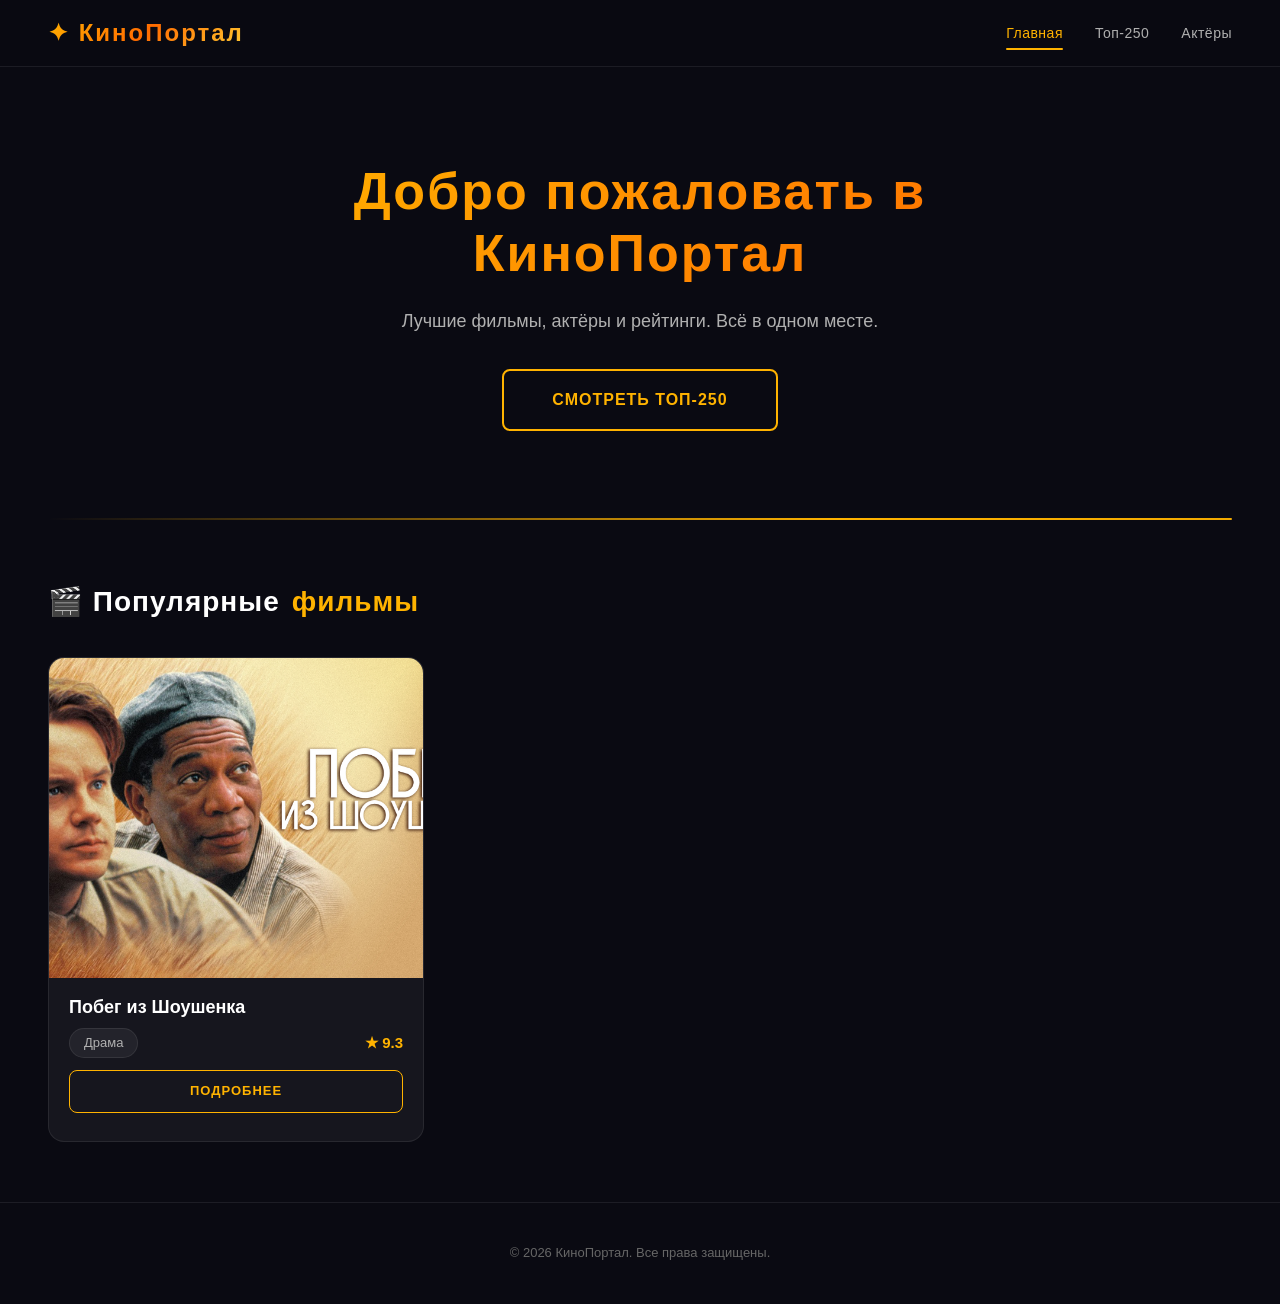
<file: index.html>
<!DOCTYPE html>
<html lang="ru">
<head>
  <meta charset="UTF-8">
  <meta name="viewport" content="width=device-width, initial-scale=1.0">
  <title>КиноПортал — главная</title>
  <meta name="description" content="КиноПортал — сайт о фильмах, популярных подборках, актёрах и рейтингах.">
  <meta name="keywords" content="фильмы, кино, кинопортал, популярные фильмы, актёры">
  <meta name="author" content="Ваше имя">
  <meta name="theme-color" content="#ffb300">
  <meta property="og:title" content="КиноПортал — главная">
  <meta property="og:description" content="Сайт о фильмах, актёрах и популярных киноновинках.">
  <meta property="og:type" content="website">
  <meta property="og:image" content="assets/images/icon-512.png">
  <link rel="manifest" href="manifest.json">
  <link rel="icon" href="assets/images/favicon.png">
  <link rel="stylesheet" href="style.css">
</head>
<body>
  <!-- Хедер -->
  <header class="header">
    <div class="logo">✦ КиноПортал</div>
    <nav class="nav">
      <a href="index.html" class="active">Главная</a>
      <a href="top250.html">Топ-250</a>
      <a href="actors.html">Актёры</a>
    </nav>
  </header>

  <!-- Герой -->
  <section class="hero">
    <h1>Добро пожаловать в КиноПортал</h1>
    <p>Лучшие фильмы, актёры и рейтинги. Всё в одном месте.</p>
    <a href="top250.html" class="btn-neon hero-btn">Смотреть Топ-250</a>
  </section>

  <div class="divider"></div>

  <!-- Контент -->
  <section class="section">
    <h2 class="section-title">🎬 Популярные <span>фильмы</span></h2>
    <div class="grid">
      <div class="card">
        <img class="card-poster" src="b98bac7e-8d1a-48d7-9698-470936b210b2.png" alt="Побег из Шоушенка">
        <div class="card-body">
          <div class="card-title">Побег из Шоушенка</div>
          <div class="card-meta">
            <span class="card-genre">Драма</span>
            <span class="card-rating">★ 9.3</span>
          </div>
          <a href="film.html" class="btn-neon">Подробнее</a>
        </div>
      </div>
      <!-- Добавьте остальные карточки -->
    </div>
  </section>

  <!-- Футер -->
  <footer class="footer">
    <p>© 2026 КиноПортал. Все права защищены.</p>
  </footer>

  <!-- Скрипт регистрации SW -->
  <script>
    if ('serviceWorker' in navigator) {
      window.addEventListener('load', () => {
        navigator.serviceWorker.register('/sw.js')
          .then(registration => {
            console.log('SW registered: ', registration);
          })
          .catch(error => {
            console.log('SW registration failed: ', error);
          });
      });
    }
  </script>
</body>
</html>
</file>
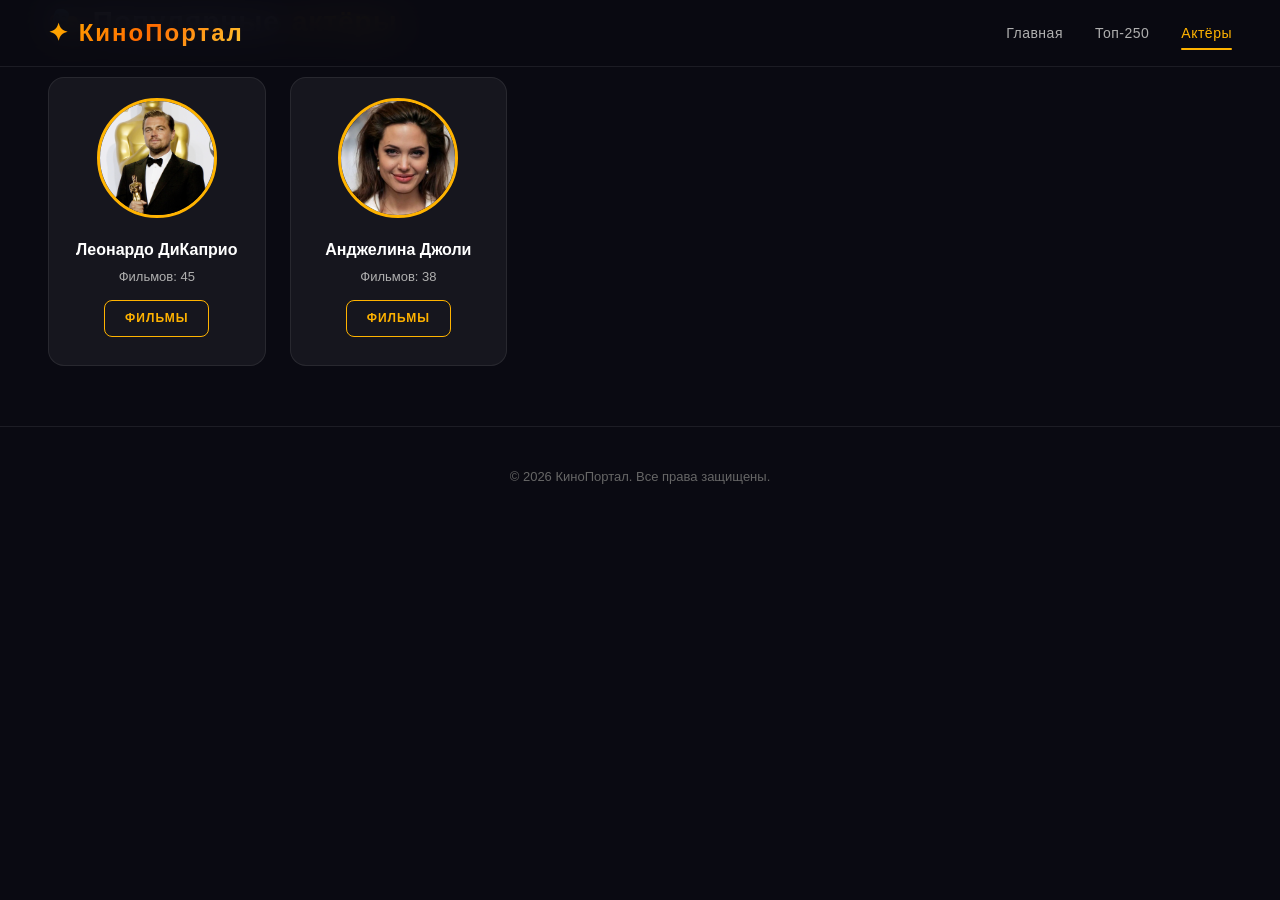
<file: actors.html>
<!DOCTYPE html>
<html lang="ru">
<head>
  <meta charset="UTF-8">
  <meta name="viewport" content="width=device-width, initial-scale=1.0">

  <title>КиноПортал — актёры</title>

  <meta name="description" content="Страница со списком актёров, фотографиями и количеством фильмов в подборке.">
  <meta name="keywords" content="актёры, киноактёры, фильмы актёров, популярные актёры">
  <meta name="author" content="Ваше имя">
  <meta name="theme-color" content="#ffb300">

  <meta property="og:title" content="КиноПортал — актёры">
  <meta property="og:description" content="Популярные актёры, фотографии и количество фильмов.">
  <meta property="og:type" content="website">
  <meta property="og:image" content="assets/images/icon-512.png">

  <link rel="manifest" href="manifest.json">
  <link rel="icon" href="assets/images/favicon.png">

  <link rel="stylesheet" href="style.css">
  <link rel="stylesheet" href="actors.css">
</head>
<body>
  <header class="header">
    <div class="logo">✦ КиноПортал</div>
    <nav class="nav">
      <a href="index.html">Главная</a>
      <a href="top250.htm">Топ-250</a>
      <a href="actors.html" class="active">Актёры</a>
    </nav>
  </header>

  <main>
    <section class="section">
      <h2 class="section-title">🎭 Популярные <span>актёры</span></h2>
      <div class="actors-grid">
        <div class="actor-card">
          <img src="лео.jpg" alt="Леонардо ДиКаприо">
          <h3>Леонардо ДиКаприо</h3>
          <p>Фильмов: 45</p>
          <a href="#" class="btn-neon">Фильмы</a>
        </div>
        <div class="actor-card">
          <img src="джоли.webp" alt="Анджелина Джоли">
          <h3>Анджелина Джоли</h3>
          <p>Фильмов: 38</p>
          <a href="#" class="btn-neon">Фильмы</a>
        </div>
        <!-- Добавьте остальных актёров -->
      </div>
    </section>
  </main>

  <footer class="footer">
    <p>© 2026 КиноПортал. Все права защищены.</p>
  </footer>
</body>
</html>
</file>
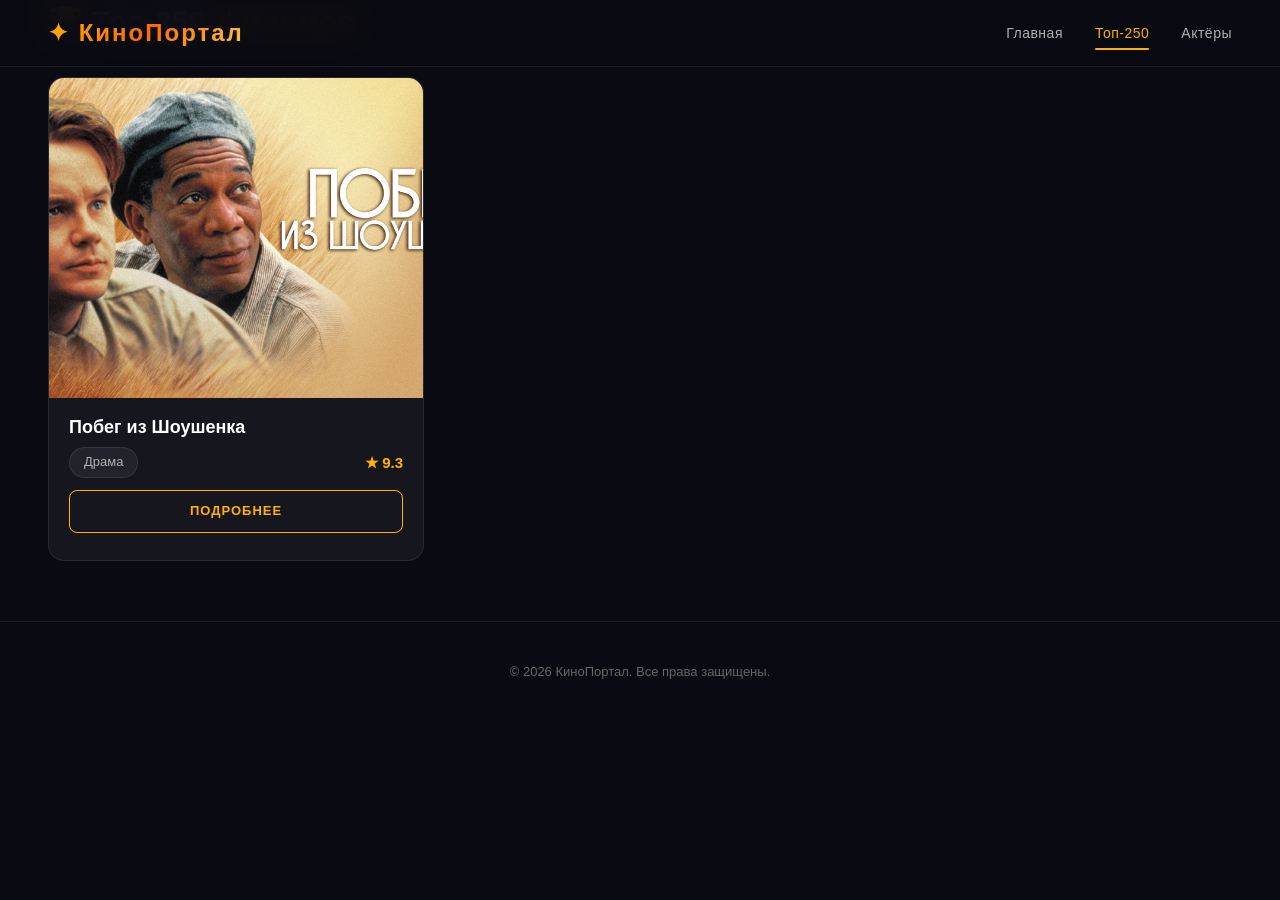
<file: top250.html>
<!DOCTYPE html>
<html lang="ru">
<head>
  <meta charset="UTF-8">
  <meta name="viewport" content="width=device-width, initial-scale=1.0">

  <title>КиноПортал — ТОП-250 фильмов</title>

  <meta name="description" content="ТОП-250 фильмов с рейтингами, постерами и переходом на подробную страницу фильма.">
  <meta name="keywords" content="топ 250 фильмов, лучшие фильмы, рейтинг фильмов, кинопоиск">
  <meta name="author" content="Ваше имя">
  <meta name="theme-color" content="#ffb300">

  <meta property="og:title" content="КиноПортал — ТОП-250 фильмов">
  <meta property="og:description" content="Список лучших фильмов с рейтингами и подробной информацией.">
  <meta property="og:type" content="website">
  <meta property="og:image" content="assets/images/icon-512.png">

  <link rel="manifest" href="manifest.json">
  <link rel="icon" href="assets/images/favicon.png">

  <link rel="stylesheet" href="style.css">
  <link rel="stylesheet" href="top250.css">
</head>
<body>
  <header class="header">
    <div class="logo">✦ КиноПортал</div>
    <nav class="nav">
      <a href="index.html">Главная</a>
      <a href="top250.html" class="active">Топ-250</a>
      <a href="actors.html">Актёры</a>
    </nav>
  </header>

  <main>
    <section class="section">
      <h2 class="section-title">🏆 Топ-250 <span>фильмов</span></h2>
      <div class="grid">
        <!-- Карточки фильмов (перенесите из index.html) -->
        <div class="card">
          <img class="card-poster" src="b98bac7e-8d1a-48d7-9698-470936b210b2.png" alt="Побег из Шоушенка">
          <div class="card-body">
            <div class="card-title">Побег из Шоушенка</div>
            <div class="card-meta">
              <span class="card-genre">Драма</span>
              <span class="card-rating">★ 9.3</span>
            </div>
            <a href="film.html" class="btn-neon">Подробнее</a>
          </div>
        </div>
        <!-- Добавьте остальные карточки -->
      </div>
    </section>
  </main>

  <footer class="footer">
    <p>© 2026 КиноПортал. Все права защищены.</p>
  </footer>
</body>
</html>
</file>
<file: style.css>
/* ===== ГЛОБАЛЬНЫЕ СТИЛИ ===== */
* {
  margin: 0;
  padding: 0;
  box-sizing: border-box;
}

:root {
  --primary: #ffb300;
  --primary-dark: #e6a100;
  --primary-light: #ffcc33;
  --dark: #0a0a12;
  --dark-card: rgba(255, 255, 255, 0.05);
  --text-primary: #ffffff;
  --text-secondary: #b0b0b0;
  --text-muted: #666666;
  --border-color: rgba(255, 255, 255, 0.08);
  --shadow-neon: 0 0 30px rgba(255, 179, 0, 0.3);
  --transition: all 0.3s cubic-bezier(0.175, 0.885, 0.32, 1.275);
  --border-radius: 16px;
  --font-main: 'Inter', -apple-system, BlinkMacSystemFont, 'Segoe UI', Roboto, sans-serif;
}

html {
  scroll-behavior: smooth;
}

body {
  font-family: var(--font-main);
  background: var(--dark);
  color: var(--text-primary);
  min-height: 100vh;
  overflow-x: hidden;
  line-height: 1.6;
}

/* ===== СКРОЛЛБАР ===== */
::-webkit-scrollbar {
  width: 10px;
  height: 10px;
}

::-webkit-scrollbar-track {
  background: var(--dark);
}

::-webkit-scrollbar-thumb {
  background: linear-gradient(180deg, var(--primary), var(--primary-dark));
  border-radius: 10px;
  border: 2px solid var(--dark);
}

::-webkit-scrollbar-thumb:hover {
  background: var(--primary-light);
}

/* ===== АНИМАЦИЯ ЗВЁЗД (фон) ===== */
#starfield {
  position: fixed;
  top: 0;
  left: 0;
  width: 100%;
  height: 100%;
  z-index: 0;
  pointer-events: none;
}

.floating-particle {
  position: fixed;
  border-radius: 50%;
  pointer-events: none;
  z-index: 1;
  animation: floatAround linear infinite;
  opacity: 0.4;
  filter: blur(1px);
}

@keyframes floatAround {
  0% {
    transform: translateY(100vh) rotate(0deg) scale(0);
    opacity: 0;
  }
  10% {
    opacity: 0.6;
    transform: translateY(90vh) rotate(30deg) scale(1);
  }
  90% {
    opacity: 0.6;
  }
  100% {
    transform: translateY(-10vh) rotate(720deg) scale(0.5);
    opacity: 0;
  }
}

/* ===== ХЕДЕР ===== */
.header {
  position: fixed;
  top: 0;
  left: 0;
  right: 0;
  z-index: 1000;
  background: rgba(10, 10, 18, 0.92);
  backdrop-filter: blur(16px);
  -webkit-backdrop-filter: blur(16px);
  border-bottom: 1px solid var(--border-color);
  padding: 14px 48px;
  display: flex;
  justify-content: space-between;
  align-items: center;
  transition: var(--transition);
}

.header.scrolled {
  background: rgba(10, 10, 18, 0.98);
  box-shadow: 0 4px 30px rgba(0, 0, 0, 0.5);
}

.logo {
  font-size: 24px;
  font-weight: 900;
  background: linear-gradient(135deg, var(--primary), #ff6b00, var(--primary-light));
  -webkit-background-clip: text;
  -webkit-text-fill-color: transparent;
  background-clip: text;
  letter-spacing: 2px;
  text-decoration: none;
  transition: var(--transition);
}

.logo:hover {
  transform: scale(1.05);
  filter: brightness(1.2);
}

.nav {
  display: flex;
  gap: 32px;
  align-items: center;
}

.nav a {
  color: var(--text-secondary);
  text-decoration: none;
  font-size: 14px;
  font-weight: 500;
  transition: var(--transition);
  letter-spacing: 0.5px;
  position: relative;
  padding: 4px 0;
}

.nav a::after {
  content: '';
  position: absolute;
  bottom: -2px;
  left: 0;
  width: 0;
  height: 2px;
  background: var(--primary);
  transition: var(--transition);
  border-radius: 2px;
}

.nav a:hover,
.nav a.active {
  color: var(--text-primary);
}

.nav a:hover::after,
.nav a.active::after {
  width: 100%;
}

.nav a.active {
  color: var(--primary);
}

/* ===== ГЕРОЙ ===== */
.hero {
  position: relative;
  z-index: 2;
  text-align: center;
  padding: 160px 48px 80px;
  max-width: 900px;
  margin: 0 auto;
}

.hero h1 {
  font-size: 52px;
  font-weight: 900;
  background: linear-gradient(135deg, var(--primary), #ff6b00, var(--primary-light), #ff2d95);
  background-size: 300% 300%;
  -webkit-background-clip: text;
  -webkit-text-fill-color: transparent;
  background-clip: text;
  animation: gradientShift 6s ease-in-out infinite;
  margin-bottom: 20px;
  letter-spacing: 2px;
  line-height: 1.2;
}

@keyframes gradientShift {
  0%, 100% {
    background-position: 0% 50%;
  }
  50% {
    background-position: 100% 50%;
  }
}

.hero p {
  font-size: 18px;
  color: var(--text-secondary);
  max-width: 600px;
  margin: 0 auto 32px;
  line-height: 1.8;
}

.hero .hero-subtitle {
  font-size: 14px;
  color: var(--text-muted);
  margin-top: -16px;
  margin-bottom: 32px;
}

/* ===== КНОПКИ ===== */
.btn-neon {
  display: inline-block;
  padding: 14px 40px;
  font-size: 15px;
  font-weight: 700;
  border: 2px solid var(--primary);
  background: transparent;
  color: var(--primary);
  border-radius: 8px;
  cursor: pointer;
  transition: var(--transition);
  text-transform: uppercase;
  text-decoration: none;
  letter-spacing: 1px;
  position: relative;
  overflow: hidden;
}

.btn-neon::before {
  content: '';
  position: absolute;
  top: 0;
  left: -100%;
  width: 100%;
  height: 100%;
  background: linear-gradient(90deg, transparent, rgba(255, 179, 0, 0.2), transparent);
  transition: var(--transition);
}

.btn-neon:hover::before {
  left: 100%;
}

.btn-neon:hover {
  background: var(--primary);
  color: var(--dark);
  box-shadow: var(--shadow-neon);
  transform: translateY(-2px) scale(1.02);
}

.btn-neon:active {
  transform: scale(0.98);
}

.btn-neon.hero-btn {
  padding: 16px 48px;
  font-size: 16px;
  border-width: 2px;
}

/* ===== РАЗДЕЛИТЕЛЬ ===== */
.divider {
  position: relative;
  z-index: 2;
  height: 2px;
  margin: 0 48px 60px;
  background: linear-gradient(90deg, transparent, var(--primary), var(--primary-dark), transparent);
  animation: shimmer 3s ease-in-out infinite;
  background-size: 200% 100%;
  border-radius: 2px;
}

@keyframes shimmer {
  0%, 100% {
    background-position: 200% 0;
  }
  50% {
    background-position: -200% 0;
  }
}

/* ===== СЕКЦИИ ===== */
.section {
  position: relative;
  z-index: 2;
  padding: 0 48px 60px;
  max-width: 1440px;
  margin: 0 auto;
}

.section-title {
  font-size: 28px;
  font-weight: 700;
  margin-bottom: 32px;
  color: var(--text-primary);
  letter-spacing: 1px;
  display: flex;
  align-items: center;
  gap: 12px;
}

.section-title span {
  color: var(--primary);
}

.section-title .badge {
  font-size: 14px;
  font-weight: 400;
  color: var(--text-secondary);
  background: var(--dark-card);
  padding: 4px 16px;
  border-radius: 20px;
  border: 1px solid var(--border-color);
}

/* ===== СЕТКА КАРТОЧЕК ===== */
.grid {
  display: grid;
  grid-template-columns: repeat(auto-fill, minmax(280px, 1fr));
  gap: 28px;
}

/* ===== КАРТОЧКИ ===== */
.card {
  background: var(--dark-card);
  border-radius: var(--border-radius);
  overflow: hidden;
  transition: var(--transition);
  border: 1px solid var(--border-color);
  position: relative;
  --neon-color: var(--primary);
  cursor: pointer;
}

.card:nth-child(1) { --neon-color: #ffb300; }
.card:nth-child(2) { --neon-color: #ff6b00; }
.card:nth-child(3) { --neon-color: #ff2d95; }
.card:nth-child(4) { --neon-color: #00f0ff; }
.card:nth-child(5) { --neon-color: #7a4aff; }
.card:nth-child(6) { --neon-color: #00ff88; }
.card:nth-child(7) { --neon-color: #f9d423; }
.card:nth-child(8) { --neon-color: #ff6a00; }
.card:nth-child(9) { --neon-color: #00f0ff; }
.card:nth-child(10) { --neon-color: #7a4aff; }

.card:hover {
  transform: translateY(-8px);
  border-color: var(--neon-color);
  box-shadow: 0 0 40px rgba(255, 179, 0, 0.15), 0 20px 60px rgba(0, 0, 0, 0.5);
  box-shadow: 0 0 40px color-mix(in srgb, var(--neon-color) 25%, transparent), 0 20px 60px rgba(0, 0, 0, 0.5);
}

.card-poster {
  width: 100%;
  height: 320px;
  object-fit: cover;
  display: block;
  transition: transform 0.5s;
  background: #1a1a2e;
}

.card:hover .card-poster {
  transform: scale(1.03);
}

.card-poster-loading {
  animation: shimmer-loading 1.5s ease-in-out infinite;
  background: linear-gradient(90deg, #1a1a2e 25%, #2a2a3e 50%, #1a1a2e 75%);
  background-size: 200% 100%;
}

@keyframes shimmer-loading {
  0% { background-position: 200% 0; }
  100% { background-position: -200% 0; }
}

.card-body {
  padding: 18px 20px 20px;
}

.card-title {
  font-size: 18px;
  font-weight: 700;
  color: var(--text-primary);
  margin-bottom: 8px;
  line-height: 1.3;
}

.card-meta {
  display: flex;
  justify-content: space-between;
  align-items: center;
  margin-bottom: 12px;
  flex-wrap: wrap;
  gap: 8px;
}

.card-genre {
  font-size: 13px;
  color: var(--text-secondary);
  background: rgba(255, 255, 255, 0.06);
  padding: 4px 14px;
  border-radius: 20px;
  border: 1px solid var(--border-color);
}

.card-rating {
  font-size: 15px;
  font-weight: 700;
  color: var(--primary);
  display: flex;
  align-items: center;
  gap: 4px;
}

.card-rating .stars {
  color: var(--primary);
  font-size: 14px;
}

.card-actors {
  margin-top: 10px;
  display: flex;
  flex-wrap: wrap;
  gap: 6px;
  margin-bottom: 14px;
}

.actor-tag {
  background: rgba(255, 255, 255, 0.06);
  border: 1px solid var(--border-color);
  border-radius: 4px;
  padding: 3px 10px;
  font-size: 11px;
  color: var(--text-secondary);
  transition: var(--transition);
  cursor: default;
}

.actor-tag:hover {
  background: rgba(255, 255, 255, 0.12);
  border-color: var(--primary);
  color: var(--text-primary);
}

.card .btn-neon {
  padding: 10px 20px;
  font-size: 13px;
  width: 100%;
  text-align: center;
  border-width: 1px;
}

/* ===== КНОПКА "ПОДРОБНЕЕ" ===== */
.btn-detail {
  display: inline-block;
  padding: 10px 24px;
  font-size: 13px;
  font-weight: 600;
  color: var(--text-primary);
  background: var(--primary);
  border-radius: 8px;
  text-decoration: none;
  transition: var(--transition);
  text-align: center;
  border: none;
  cursor: pointer;
}

.btn-detail:hover {
  background: var(--primary-dark);
  transform: translateY(-2px);
  box-shadow: var(--shadow-neon);
}

/* ===== СТРАНИЦА АКТЁРОВ ===== */
.actors-grid {
  display: grid;
  grid-template-columns: repeat(auto-fill, minmax(200px, 1fr));
  gap: 24px;
}

.actor-card {
  background: var(--dark-card);
  border-radius: var(--border-radius);
  padding: 20px;
  text-align: center;
  border: 1px solid var(--border-color);
  transition: var(--transition);
}

.actor-card:hover {
  transform: translateY(-6px);
  border-color: var(--primary);
  box-shadow: var(--shadow-neon);
}

.actor-card img {
  width: 120px;
  height: 120px;
  border-radius: 50%;
  object-fit: cover;
  margin: 0 auto 12px;
  border: 3px solid var(--primary);
  transition: var(--transition);
}

.actor-card:hover img {
  border-color: var(--primary-light);
  transform: scale(1.05);
}

.actor-card h3 {
  font-size: 16px;
  margin-bottom: 4px;
  color: var(--text-primary);
}

.actor-card p {
  font-size: 13px;
  color: var(--text-secondary);
  margin-bottom: 12px;
}

.actor-card .btn-neon {
  padding: 8px 20px;
  font-size: 12px;
  border-width: 1px;
}

/* ===== СТРАНИЦА ФИЛЬМА ===== */
.film-container {
  display: grid;
  grid-template-columns: 300px 1fr;
  gap: 40px;
  max-width: 1200px;
  margin: 120px auto 60px;
  padding: 0 48px;
}

.film-poster img {
  width: 100%;
  border-radius: var(--border-radius);
  box-shadow: 0 20px 60px rgba(0, 0, 0, 0.5);
  border: 1px solid var(--border-color);
}

.film-info h1 {
  font-size: 36px;
  margin-bottom: 12px;
  color: var(--text-primary);
}

.film-meta {
  display: flex;
  gap: 20px;
  margin-bottom: 16px;
  flex-wrap: wrap;
}

.film-meta span {
  font-size: 15px;
  color: var(--text-secondary);
  background: var(--dark-card);
  padding: 4px 16px;
  border-radius: 20px;
  border: 1px solid var(--border-color);
}

.film-meta .rating {
  color: var(--primary);
  font-weight: 700;
}

.film-genres {
  display: flex;
  gap: 10px;
  flex-wrap: wrap;
  margin-bottom: 20px;
}

.film-genres .genre {
  background: rgba(255, 179, 0, 0.15);
  color: var(--primary);
  padding: 4px 16px;
  border-radius: 20px;
  font-size: 14px;
  border: 1px solid rgba(255, 179, 0, 0.2);
}

.film-description {
  font-size: 16px;
  color: var(--text-secondary);
  line-height: 1.8;
  margin-bottom: 24px;
}

.film-cast h3 {
  font-size: 18px;
  margin-bottom: 16px;
  color: var(--text-primary);
}

.film-cast .actors-list {
  display: flex;
  flex-wrap: wrap;
  gap: 16px;
  margin-bottom: 24px;
}

.film-cast .actor-card-mini {
  text-align: center;
  width: 100px;
}

.film-cast .actor-card-mini img {
  width: 80px;
  height: 80px;
  border-radius: 50%;
  object-fit: cover;
  border: 2px solid var(--border-color);
  transition: var(--transition);
}

.film-cast .actor-card-mini:hover img {
  border-color: var(--primary);
  transform: scale(1.05);
}

.film-cast .actor-card-mini span {
  display: block;
  font-size: 12px;
  color: var(--text-secondary);
  margin-top: 6px;
}

/* ===== ПОДВАЛ ===== */
.footer {
  position: relative;
  z-index: 2;
  border-top: 1px solid var(--border-color);
  padding: 40px 48px;
  text-align: center;
  max-width: 1440px;
  margin: 0 auto;
}

.social-links {
  display: flex;
  justify-content: center;
  gap: 24px;
  margin-bottom: 16px;
  flex-wrap: wrap;
}

.social-links a {
  color: var(--text-muted);
  text-decoration: none;
  font-size: 14px;
  transition: var(--transition);
  display: flex;
  align-items: center;
  gap: 8px;
}

.social-links a:hover {
  color: var(--primary);
  transform: translateY(-2px);
}

.social-links .icon {
  width: 20px;
  height: 20px;
  background: currentColor;
  mask-size: contain;
  mask-repeat: no-repeat;
  mask-position: center;
  -webkit-mask-size: contain;
  -webkit-mask-repeat: no-repeat;
  -webkit-mask-position: center;
}

.footer p {
  color: var(--text-muted);
  font-size: 13px;
}

/* ===== АДАПТИВНОСТЬ ===== */
@media (max-width: 1024px) {
  .film-container {
    grid-template-columns: 1fr;
    padding: 0 24px;
    margin-top: 100px;
  }

  .film-poster {
    max-width: 400px;
    margin: 0 auto;
  }
}

@media (max-width: 768px) {
  .header {
    padding: 12px 20px;
    flex-wrap: wrap;
    gap: 12px;
  }

  .nav {
    gap: 16px;
    flex-wrap: wrap;
  }

  .nav a {
    font-size: 12px;
  }

  .hero {
    padding: 120px 20px 40px;
  }

  .hero h1 {
    font-size: 32px;
  }

  .hero p {
    font-size: 16px;
  }

  .section {
    padding: 0 20px 40px;
  }

  .section-title {
    font-size: 22px;
  }

  .divider {
    margin: 0 20px 40px;
  }

  .grid {
    grid-template-columns: 1fr;
    gap: 20px;
  }

  .actors-grid {
    grid-template-columns: repeat(auto-fill, minmax(150px, 1fr));
    gap: 16px;
  }

  .footer {
    padding: 30px 20px;
  }

  .social-links {
    gap: 16px;
  }

  .social-links a {
    font-size: 12px;
  }

  .film-container {
    padding: 0 16px;
    margin-top: 90px;
  }

  .film-info h1 {
    font-size: 28px;
  }

  .film-meta {
    gap: 12px;
  }

  .film-meta span {
    font-size: 13px;
    padding: 3px 12px;
  }

  .card-poster {
    height: 240px;
  }
}

@media (max-width: 480px) {
  .header {
    padding: 10px 16px;
  }

  .logo {
    font-size: 18px;
  }

  .nav a {
    font-size: 11px;
  }

  .hero h1 {
    font-size: 26px;
  }

  .btn-neon.hero-btn {
    padding: 12px 32px;
    font-size: 14px;
  }

  .card-poster {
    height: 200px;
  }
}

/* ===== УТИЛИТЫ ===== */
.text-center {
  text-align: center;
}

.mt-20 {
  margin-top: 20px;
}

.mb-20 {
  margin-bottom: 20px;
}

.gap-10 {
  gap: 10px;
}

.flex {
  display: flex;
}

.flex-center {
  display: flex;
  align-items: center;
  justify-content: center;
}

/* ===== СКРЫТЫЙ КОНТЕНТ ДЛЯ PWA ===== */
@media (display-mode: standalone) {
  .header {
    padding-top: env(safe-area-inset-top, 14px);
  }
}
</file>
<file: actors.css>
/* ===== ДОПОЛНИТЕЛЬНЫЕ СТИЛИ ДЛЯ СТРАНИЦЫ АКТЁРОВ ===== */

/* Поиск актёров */
.actors-search {
  display: flex;
  gap: 12px;
  margin-bottom: 32px;
  flex-wrap: wrap;
}

.actors-search input {
  flex: 1;
  min-width: 200px;
  padding: 12px 20px;
  background: var(--dark-card);
  border: 1px solid var(--border-color);
  border-radius: 8px;
  color: var(--text-primary);
  font-size: 15px;
  transition: var(--transition);
  font-family: var(--font-main);
}

.actors-search input::placeholder {
  color: var(--text-muted);
}

.actors-search input:focus {
  outline: none;
  border-color: var(--primary);
  box-shadow: var(--shadow-neon);
}

.actors-search .btn-neon {
  padding: 12px 32px;
  font-size: 14px;
  white-space: nowrap;
}

/* Карточка актёра (увеличенная) */
.actor-card-large {
  background: var(--dark-card);
  border-radius: var(--border-radius);
  padding: 24px;
  border: 1px solid var(--border-color);
  transition: var(--transition);
  display: flex;
  gap: 24px;
  align-items: flex-start;
}

.actor-card-large:hover {
  border-color: var(--primary);
  box-shadow: var(--shadow-neon);
  transform: translateY(-4px);
}

.actor-card-large img {
  width: 150px;
  height: 150px;
  border-radius: 50%;
  object-fit: cover;
  border: 4px solid var(--primary);
  flex-shrink: 0;
}

.actor-card-large .actor-info {
  flex: 1;
}

.actor-card-large .actor-info h3 {
  font-size: 24px;
  margin-bottom: 4px;
  color: var(--text-primary);
}

.actor-card-large .actor-info .actor-bio {
  color: var(--text-secondary);
  font-size: 14px;
  line-height: 1.6;
  margin: 8px 0 12px;
}

.actor-card-large .actor-info .actor-stats {
  display: flex;
  gap: 20px;
  flex-wrap: wrap;
  margin-bottom: 12px;
}

.actor-card-large .actor-info .actor-stats span {
  font-size: 14px;
  color: var(--text-muted);
}

.actor-card-large .actor-info .actor-stats strong {
  color: var(--text-primary);
}

.actor-card-large .actor-info .actor-films {
  display: flex;
  flex-wrap: wrap;
  gap: 6px;
  margin-top: 8px;
}

.actor-card-large .actor-info .actor-films .film-tag {
  background: rgba(255, 179, 0, 0.1);
  color: var(--primary);
  padding: 3px 12px;
  border-radius: 12px;
  font-size: 12px;
  border: 1px solid rgba(255, 179, 0, 0.15);
  transition: var(--transition);
  cursor: pointer;
  text-decoration: none;
}

.actor-card-large .actor-info .actor-films .film-tag:hover {
  background: rgba(255, 179, 0, 0.2);
  transform: translateY(-2px);
}

/* Буквенный индекс */
.letter-index {
  display: flex;
  flex-wrap: wrap;
  gap: 6px;
  margin-bottom: 24px;
  padding: 16px;
  background: var(--dark-card);
  border-radius: var(--border-radius);
  border: 1px solid var(--border-color);
  justify-content: center;
}

.letter-index a {
  display: inline-flex;
  align-items: center;
  justify-content: center;
  width: 36px;
  height: 36px;
  border-radius: 8px;
  color: var(--text-secondary);
  text-decoration: none;
  font-size: 14px;
  font-weight: 600;
  transition: var(--transition);
}

.letter-index a:hover,
.letter-index a.active {
  background: var(--primary);
  color: var(--dark);
}

/* Адаптивность */
@media (max-width: 768px) {
  .actor-card-large {
    flex-direction: column;
    align-items: center;
    text-align: center;
    padding: 20px;
  }

  .actor-card-large img {
    width: 120px;
    height: 120px;
  }

  .actor-card-large .actor-info .actor-stats {
    justify-content: center;
  }

  .actor-card-large .actor-info .actor-films {
    justify-content: center;
  }

  .actors-search {
    flex-direction: column;
  }

  .actors-search .btn-neon {
    width: 100%;
    text-align: center;
  }

  .letter-index a {
    width: 30px;
    height: 30px;
    font-size: 12px;
  }
}

@media (max-width: 480px) {
  .actor-card-large img {
    width: 100px;
    height: 100px;
  }

  .actor-card-large .actor-info h3 {
    font-size: 20px;
  }

  .actor-card-large .actor-info .actor-stats {
    gap: 12px;
  }

  .actor-card-large .actor-info .actor-stats span {
    font-size: 12px;
  }
}
</file>
<file: top250.css>
/* ===== ДОПОЛНИТЕЛЬНЫЕ СТИЛИ ДЛЯ ТОП-250 ===== */

/* Заголовок с фильтром */
.top-header {
  display: flex;
  justify-content: space-between;
  align-items: center;
  flex-wrap: wrap;
  gap: 16px;
  margin-bottom: 32px;
}

.top-header .section-title {
  margin-bottom: 0;
}

/* Фильтры */
.filter-group {
  display: flex;
  gap: 10px;
  flex-wrap: wrap;
}

.filter-btn {
  padding: 8px 20px;
  font-size: 13px;
  font-weight: 500;
  background: var(--dark-card);
  border: 1px solid var(--border-color);
  border-radius: 20px;
  color: var(--text-secondary);
  cursor: pointer;
  transition: var(--transition);
}

.filter-btn:hover {
  border-color: var(--primary);
  color: var(--text-primary);
}

.filter-btn.active {
  background: var(--primary);
  color: var(--dark);
  border-color: var(--primary);
}

/* Нумерация в ТОП-250 */
.card .top-number {
  position: absolute;
  top: 12px;
  left: 12px;
  background: rgba(10, 10, 18, 0.85);
  backdrop-filter: blur(8px);
  padding: 4px 12px;
  border-radius: 8px;
  font-size: 14px;
  font-weight: 900;
  color: var(--primary);
  border: 1px solid var(--primary);
  z-index: 5;
}

.card .top-number.gold {
  color: #ffd700;
  border-color: #ffd700;
}

.card .top-number.silver {
  color: #c0c0c0;
  border-color: #c0c0c0;
}

.card .top-number.bronze {
  color: #cd7f32;
  border-color: #cd7f32;
}

/* Прогресс-бар рейтинга */
.rating-bar {
  width: 100%;
  height: 4px;
  background: var(--dark-card);
  border-radius: 4px;
  overflow: hidden;
  margin-top: 8px;
}

.rating-bar .fill {
  height: 100%;
  background: linear-gradient(90deg, var(--primary-dark), var(--primary));
  border-radius: 4px;
  transition: width 1s ease;
}

/* Пагинация */
.pagination {
  display: flex;
  justify-content: center;
  gap: 8px;
  margin-top: 40px;
  flex-wrap: wrap;
}

.pagination button {
  padding: 10px 18px;
  background: var(--dark-card);
  border: 1px solid var(--border-color);
  border-radius: 8px;
  color: var(--text-secondary);
  cursor: pointer;
  transition: var(--transition);
  font-size: 14px;
  font-weight: 500;
}

.pagination button:hover {
  border-color: var(--primary);
  color: var(--text-primary);
}

.pagination button.active {
  background: var(--primary);
  color: var(--dark);
  border-color: var(--primary);
}

.pagination button:disabled {
  opacity: 0.3;
  cursor: not-allowed;
}

/* Адаптивность */
@media (max-width: 768px) {
  .top-header {
    flex-direction: column;
    align-items: flex-start;
  }

  .filter-group {
    width: 100%;
    overflow-x: auto;
    flex-wrap: nowrap;
    padding-bottom: 8px;
  }

  .filter-btn {
    white-space: nowrap;
    font-size: 12px;
    padding: 6px 16px;
  }

  .card .top-number {
    font-size: 12px;
    padding: 3px 10px;
  }
}
</file>
